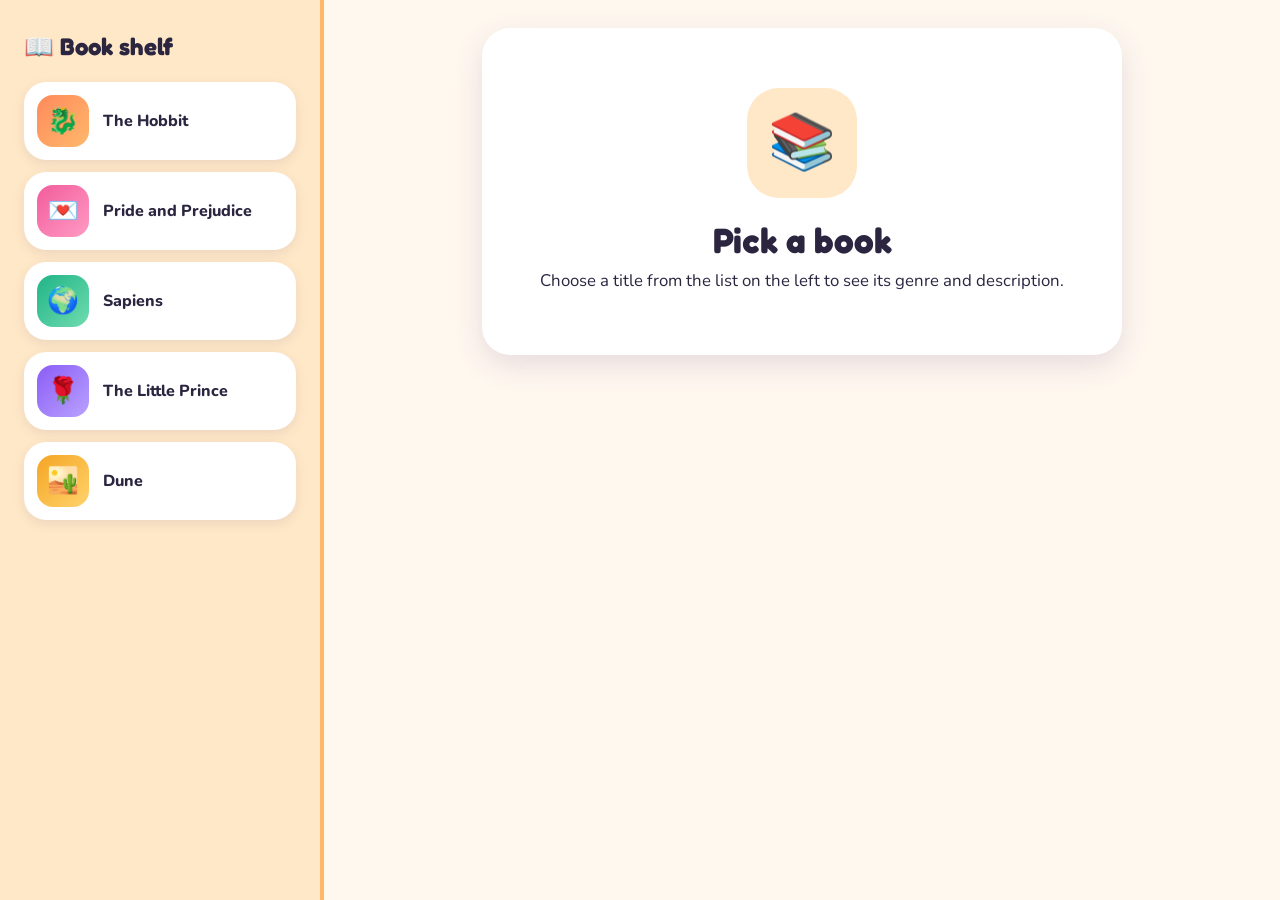
<file: index.html>
<!DOCTYPE html>
<html lang="en"><head><meta charset="utf-8"><meta name="viewport" content="width=device-width,initial-scale=1"><title>Book information</title>
<style>
html,body{height:100%;margin:0}
.frames{display:flex;height:100%}
iframe{border:0;height:100%}
#list{width:320px;flex:none;border-right:4px solid #ffb86b}
#detail{flex:1;min-width:0}
@media(max-width:700px){.frames{flex-direction:column}#list{width:100%;height:42%;border-right:0;border-bottom:4px solid #ffb86b}#detail{height:58%}}
</style></head>
<body><div class="frames">
<iframe id="list" src="list.html" title="Book list"></iframe>
<iframe id="detail" name="detail" src="welcome.html" title="Book information"></iframe>
</div></body></html>
</file>
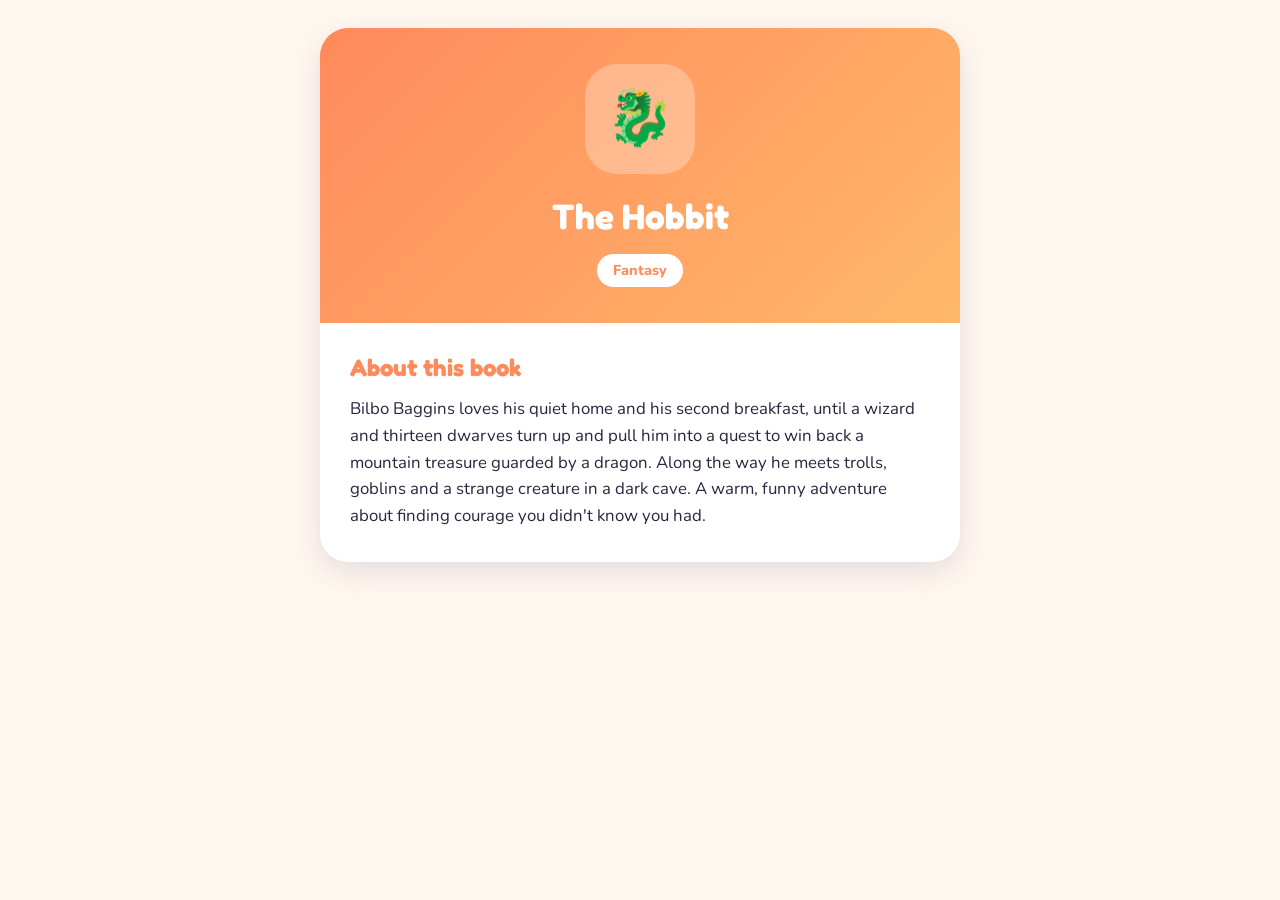
<file: hobbit.html>
<!DOCTYPE html>
<html lang="en"><head><meta charset="utf-8"><meta name="viewport" content="width=device-width,initial-scale=1"><title>The Hobbit</title><link href="https://fonts.googleapis.com/css2?family=Fredoka:wght@500;600&family=Nunito:wght@400;700;800&display=swap" rel="stylesheet"><link rel="stylesheet" href="style.css"></head><body style="--a:#ff8a5c;--b:#ffb86b"><div class="wrap"><article class="card"><div class="top"><div class="emoji">🐉</div><h1>The Hobbit</h1><span class="genre">Fantasy</span></div><div class="body"><h2>About this book</h2><p>Bilbo Baggins loves his quiet home and his second breakfast, until a wizard and thirteen dwarves turn up and pull him into a quest to win back a mountain treasure guarded by a dragon. Along the way he meets trolls, goblins and a strange creature in a dark cave. A warm, funny adventure about finding courage you didn't know you had.</p></div></article></div></body></html>
</file>
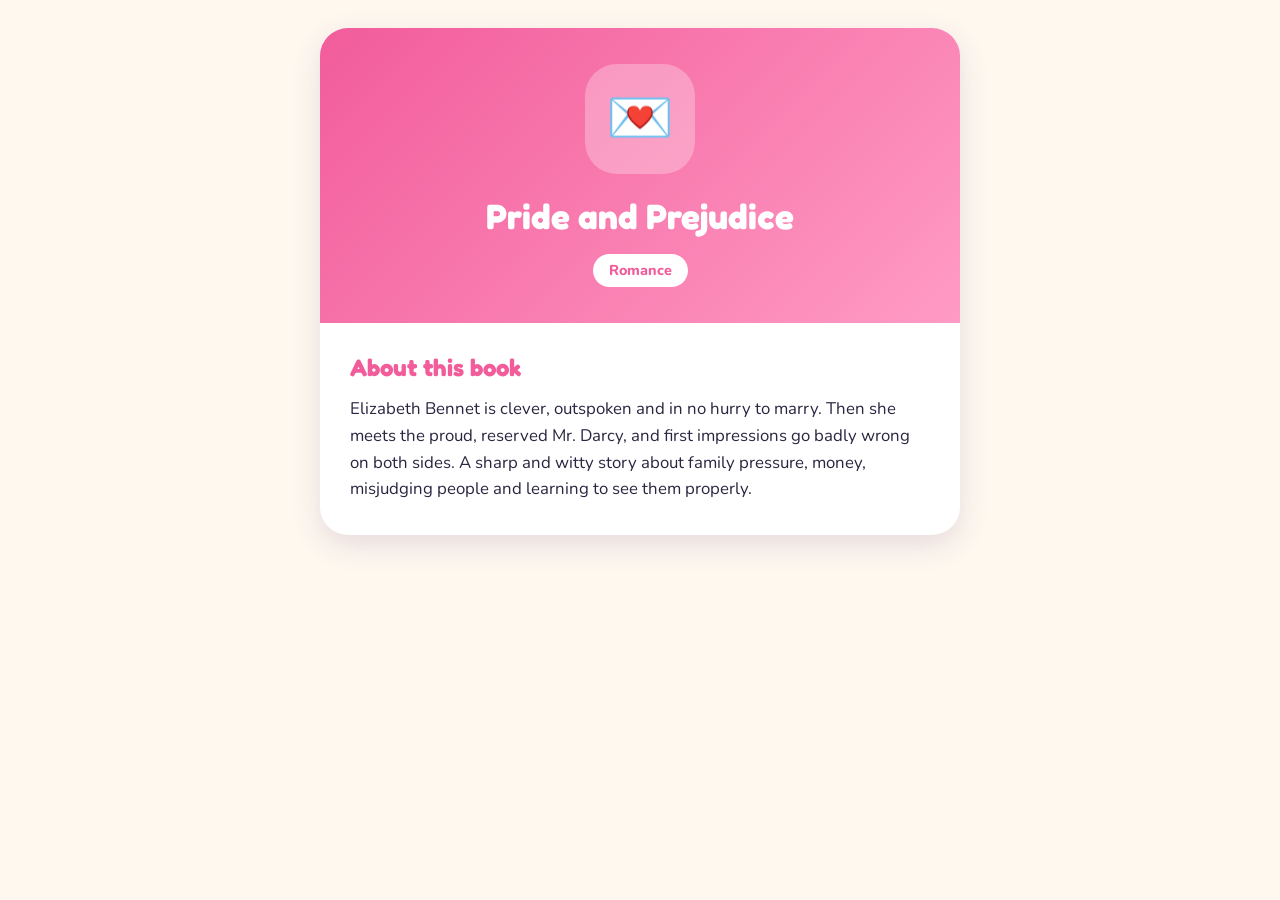
<file: pride.html>
<!DOCTYPE html>
<html lang="en"><head><meta charset="utf-8"><meta name="viewport" content="width=device-width,initial-scale=1"><title>Pride and Prejudice</title><link href="https://fonts.googleapis.com/css2?family=Fredoka:wght@500;600&family=Nunito:wght@400;700;800&display=swap" rel="stylesheet"><link rel="stylesheet" href="style.css"></head><body style="--a:#f25c9b;--b:#ff9bc4"><div class="wrap"><article class="card"><div class="top"><div class="emoji">💌</div><h1>Pride and Prejudice</h1><span class="genre">Romance</span></div><div class="body"><h2>About this book</h2><p>Elizabeth Bennet is clever, outspoken and in no hurry to marry. Then she meets the proud, reserved Mr. Darcy, and first impressions go badly wrong on both sides. A sharp and witty story about family pressure, money, misjudging people and learning to see them properly.</p></div></article></div></body></html>
</file>
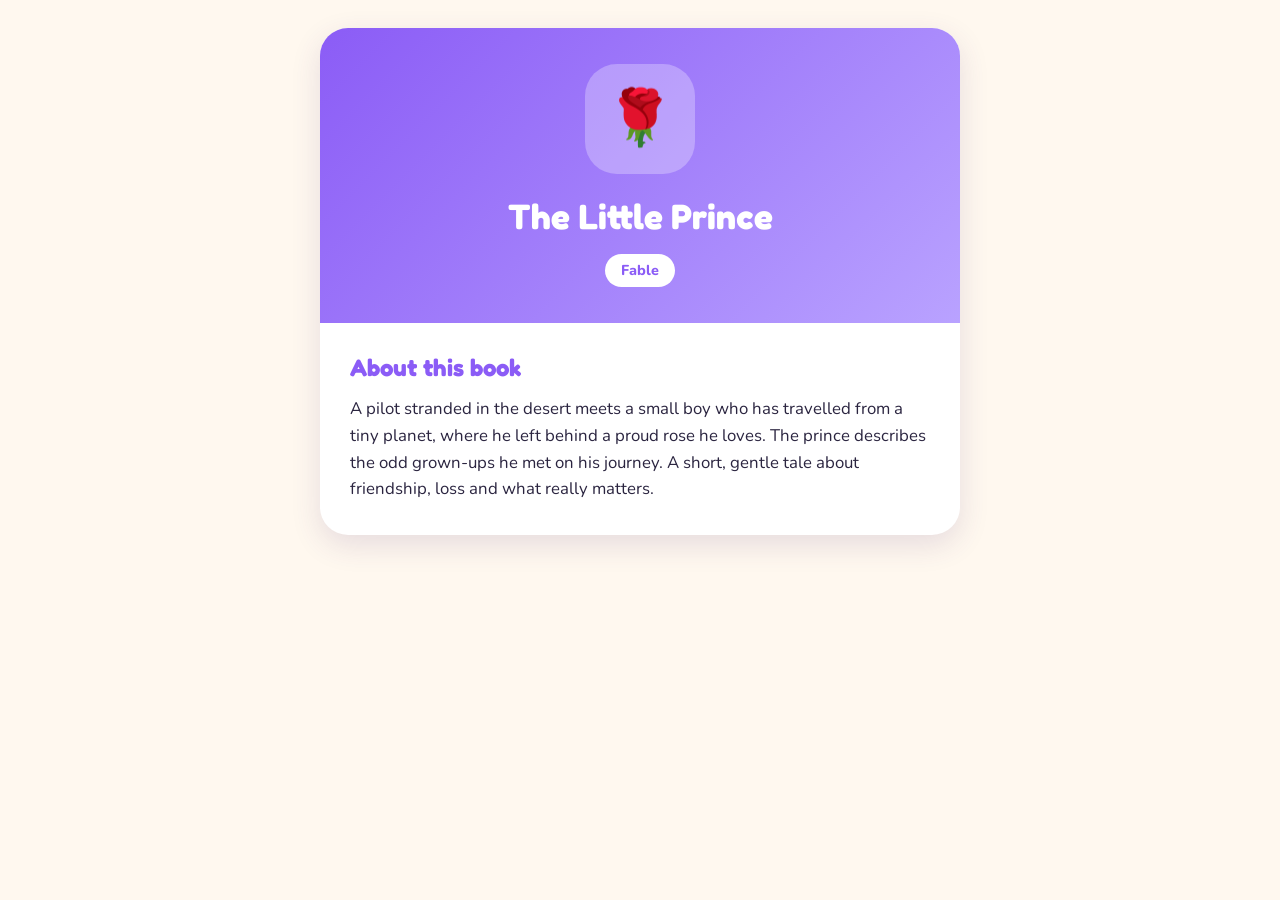
<file: prince.html>
<!DOCTYPE html>
<html lang="en"><head><meta charset="utf-8"><meta name="viewport" content="width=device-width,initial-scale=1"><title>The Little Prince</title><link href="https://fonts.googleapis.com/css2?family=Fredoka:wght@500;600&family=Nunito:wght@400;700;800&display=swap" rel="stylesheet"><link rel="stylesheet" href="style.css"></head><body style="--a:#8b5cf6;--b:#b9a2ff"><div class="wrap"><article class="card"><div class="top"><div class="emoji">🌹</div><h1>The Little Prince</h1><span class="genre">Fable</span></div><div class="body"><h2>About this book</h2><p>A pilot stranded in the desert meets a small boy who has travelled from a tiny planet, where he left behind a proud rose he loves. The prince describes the odd grown-ups he met on his journey. A short, gentle tale about friendship, loss and what really matters.</p></div></article></div></body></html>
</file>
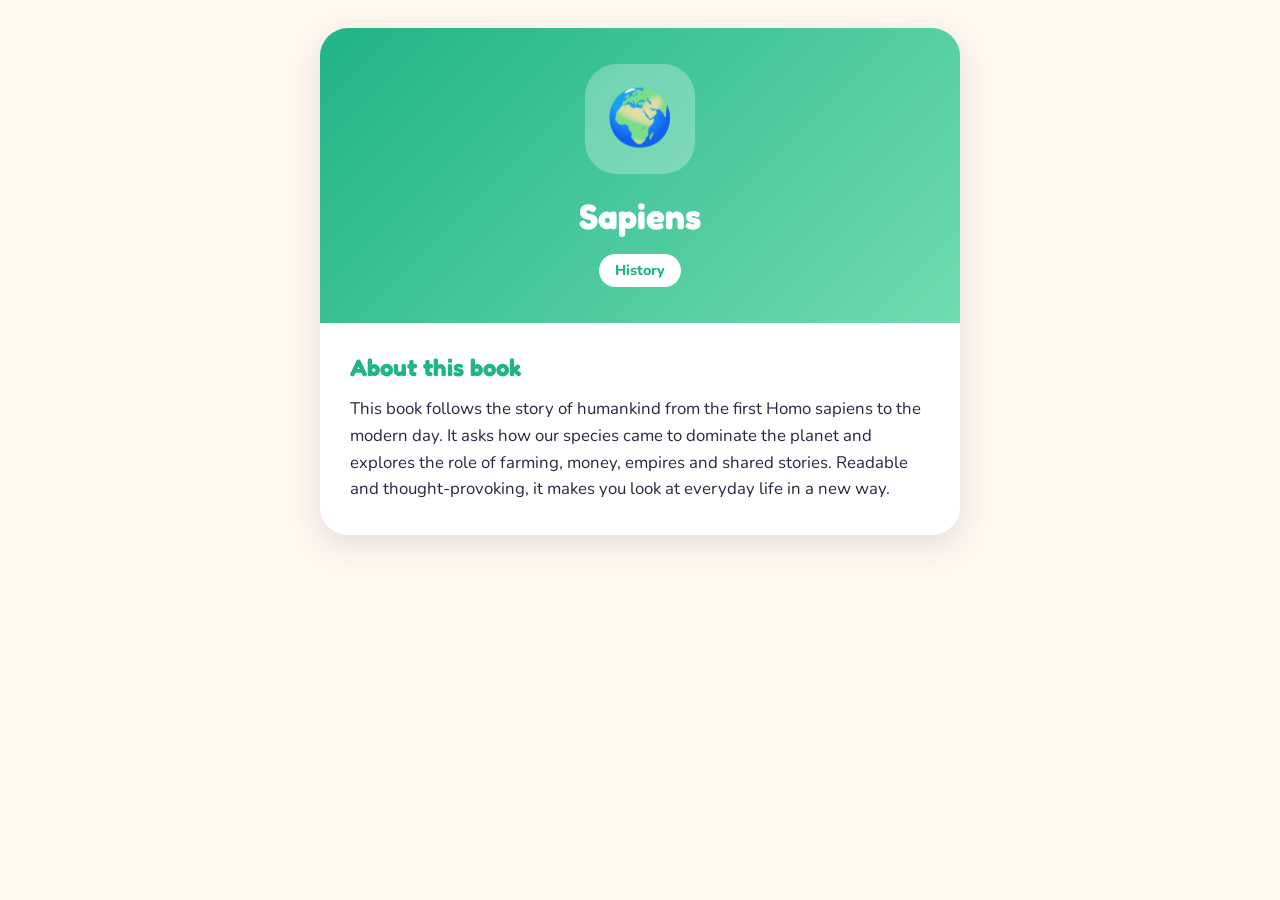
<file: sapiens.html>
<!DOCTYPE html>
<html lang="en"><head><meta charset="utf-8"><meta name="viewport" content="width=device-width,initial-scale=1"><title>Sapiens</title><link href="https://fonts.googleapis.com/css2?family=Fredoka:wght@500;600&family=Nunito:wght@400;700;800&display=swap" rel="stylesheet"><link rel="stylesheet" href="style.css"></head><body style="--a:#20b486;--b:#6fdcb0"><div class="wrap"><article class="card"><div class="top"><div class="emoji">🌍</div><h1>Sapiens</h1><span class="genre">History</span></div><div class="body"><h2>About this book</h2><p>This book follows the story of humankind from the first Homo sapiens to the modern day. It asks how our species came to dominate the planet and explores the role of farming, money, empires and shared stories. Readable and thought-provoking, it makes you look at everyday life in a new way.</p></div></article></div></body></html>
</file>
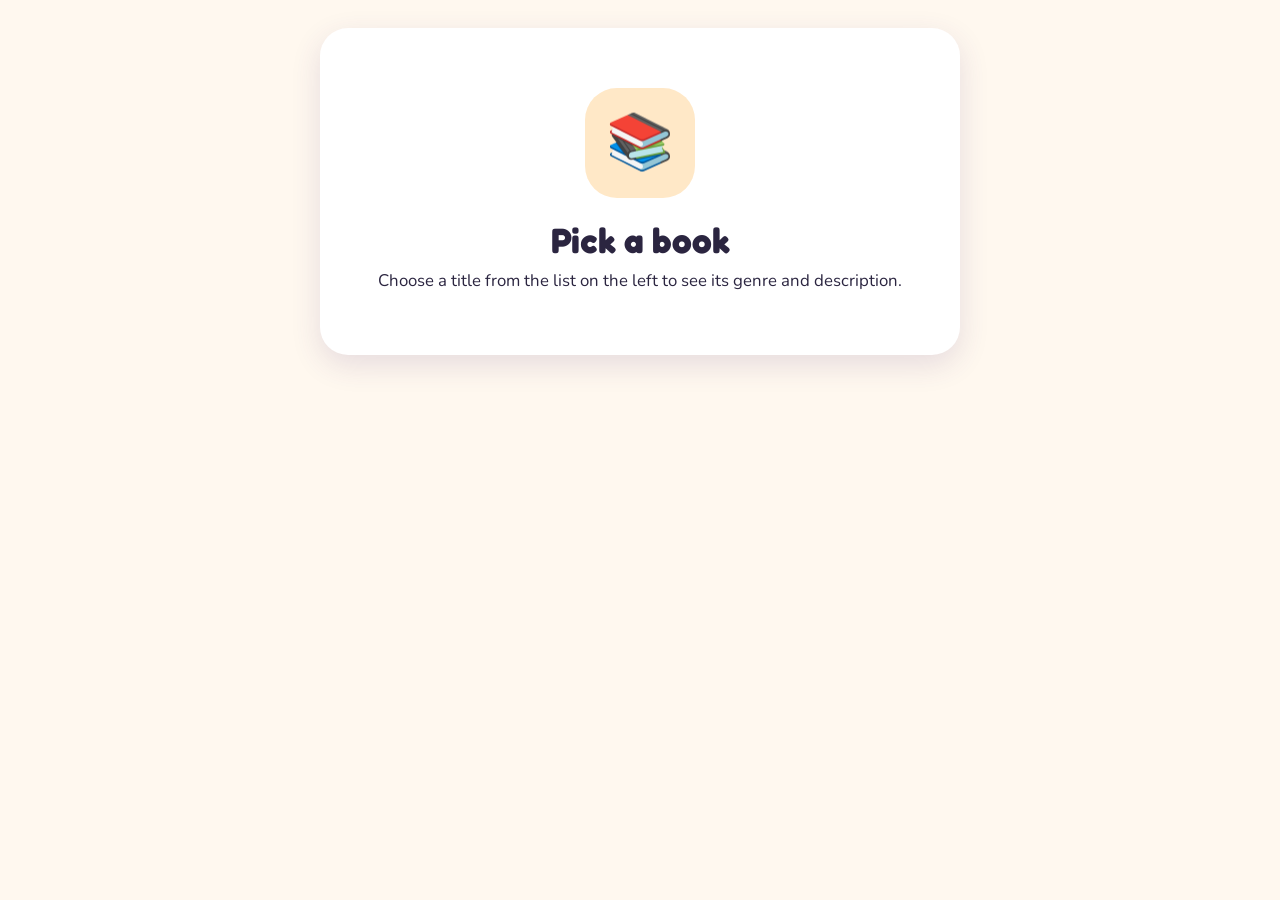
<file: welcome.html>
<!DOCTYPE html>
<html lang="en"><head><meta charset="utf-8"><meta name="viewport" content="width=device-width,initial-scale=1"><title>Welcome</title><link href="https://fonts.googleapis.com/css2?family=Fredoka:wght@500;600&family=Nunito:wght@400;700;800&display=swap" rel="stylesheet"><link rel="stylesheet" href="style.css"></head><body><div class="wrap"><div class="card welcome"><div class="emoji">📚</div><h1>Pick a book</h1><p>Choose a title from the list on the left to see its genre and description.</p></div></div></body></html>
</file>
<file: style.css>
*{box-sizing:border-box}
body{margin:0;font-family:Nunito,"Trebuchet MS",system-ui,sans-serif;background:#fff8ef;color:#2b2540;line-height:1.6}
.wrap{padding:28px 24px}
.card{background:#fff;border-radius:28px;overflow:hidden;box-shadow:0 10px 30px rgba(80,50,120,.14);max-width:640px;margin:0 auto}
.top{padding:36px 28px;background:linear-gradient(135deg,var(--a),var(--b));text-align:center;color:#fff}
.emoji{width:110px;height:110px;margin:0 auto 14px;border-radius:32px;background:rgba(255,255,255,.28);display:grid;place-items:center;font-size:3.4rem}
h1{font-family:Fredoka,Nunito,sans-serif;margin:0;font-size:clamp(1.6rem,4vw,2.2rem)}
.genre{display:inline-block;margin-top:10px;padding:5px 16px;border-radius:999px;background:#fff;color:var(--a);font-weight:800;font-size:.9rem}
.body{padding:26px 30px 32px}
h2{font-family:Fredoka,Nunito,sans-serif;margin:0 0 8px;color:var(--a)}
p{margin:0;font-size:1.05rem}
.welcome{text-align:center;padding:60px 20px}
.welcome .emoji{background:#ffe8c7}
</file>
